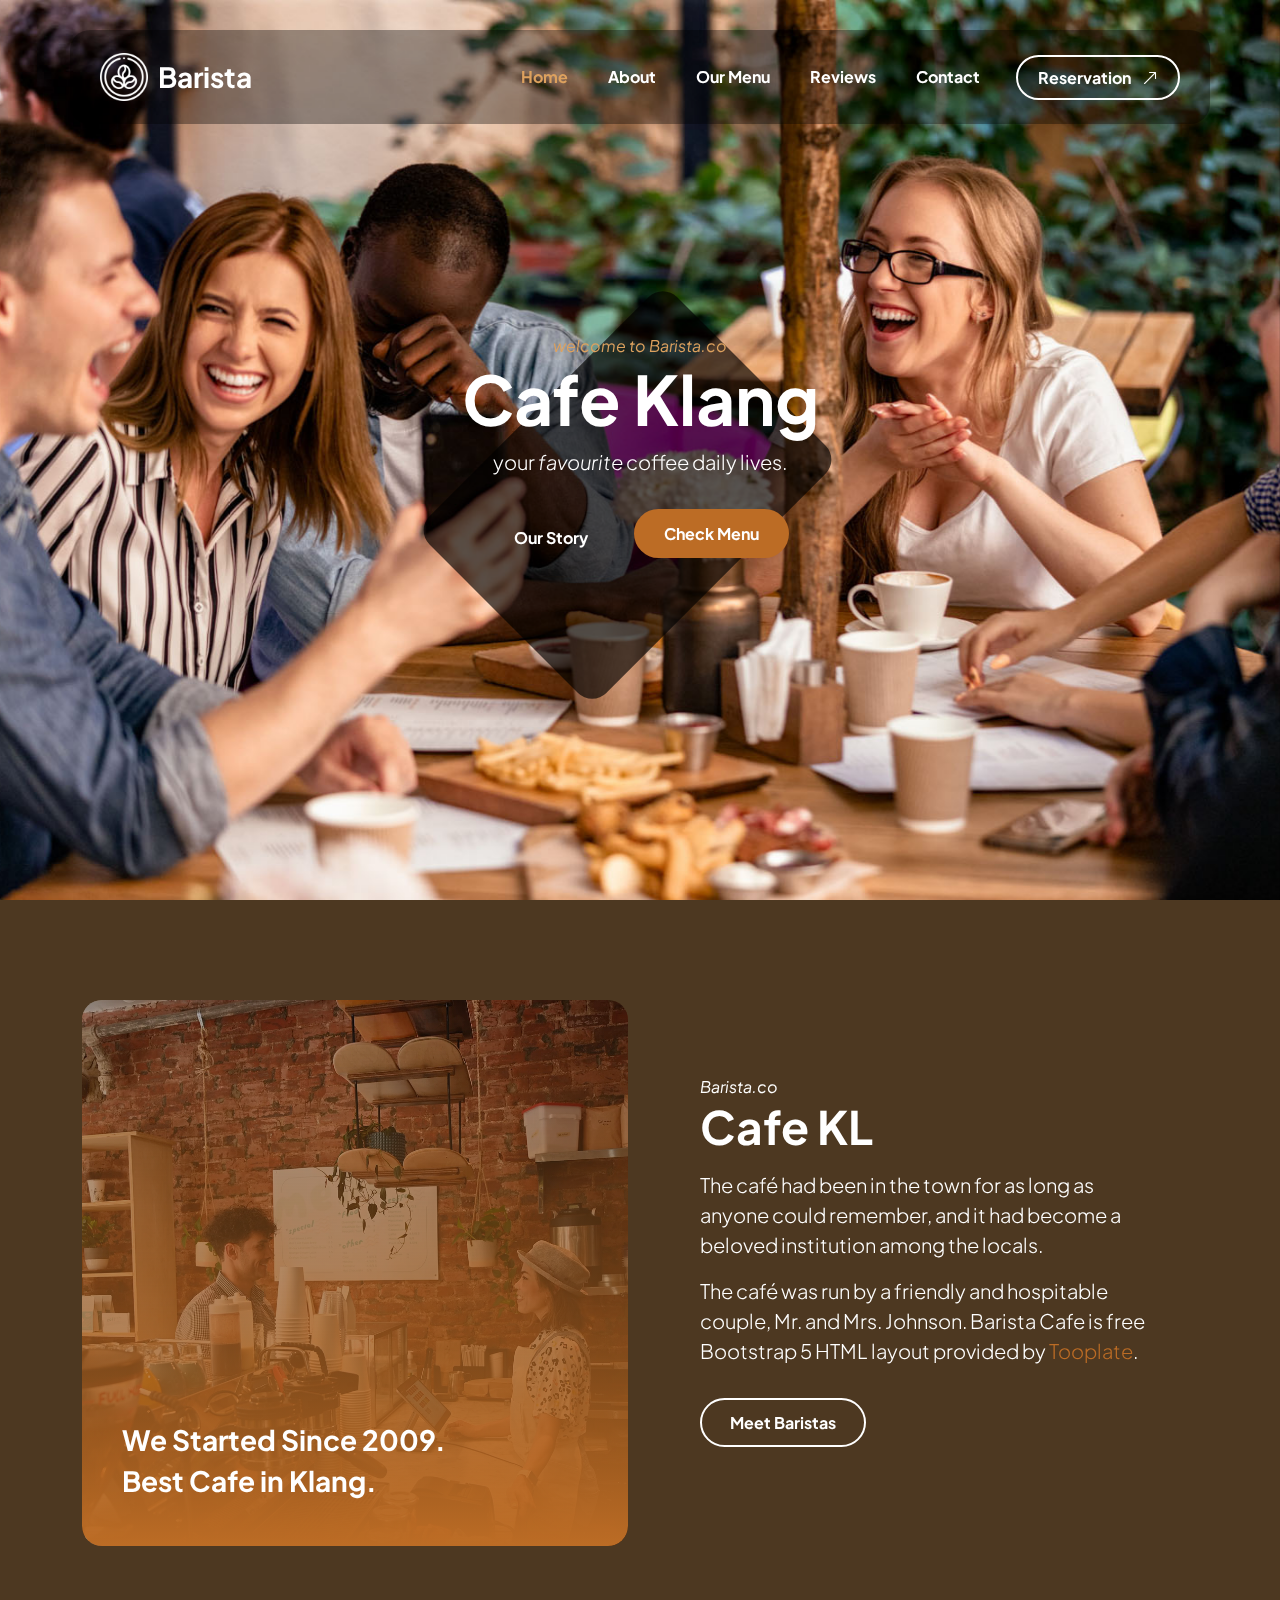
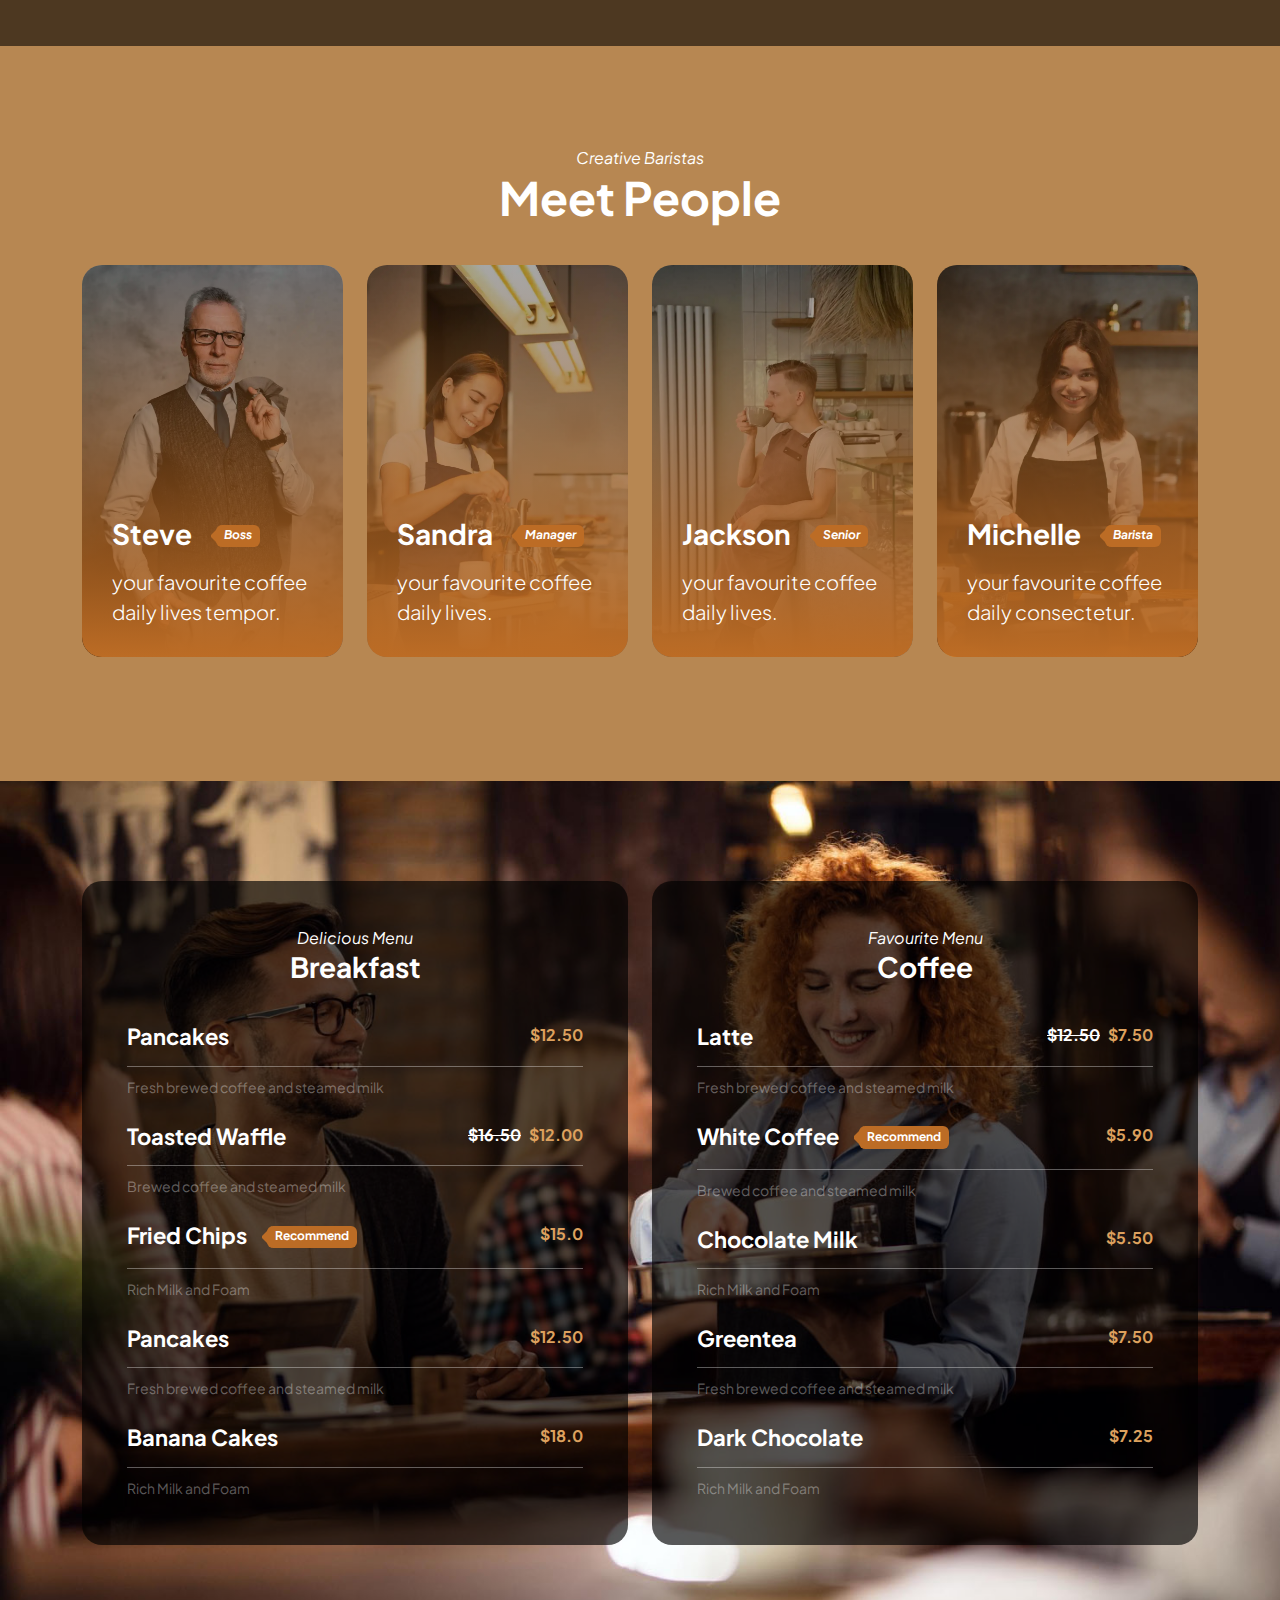
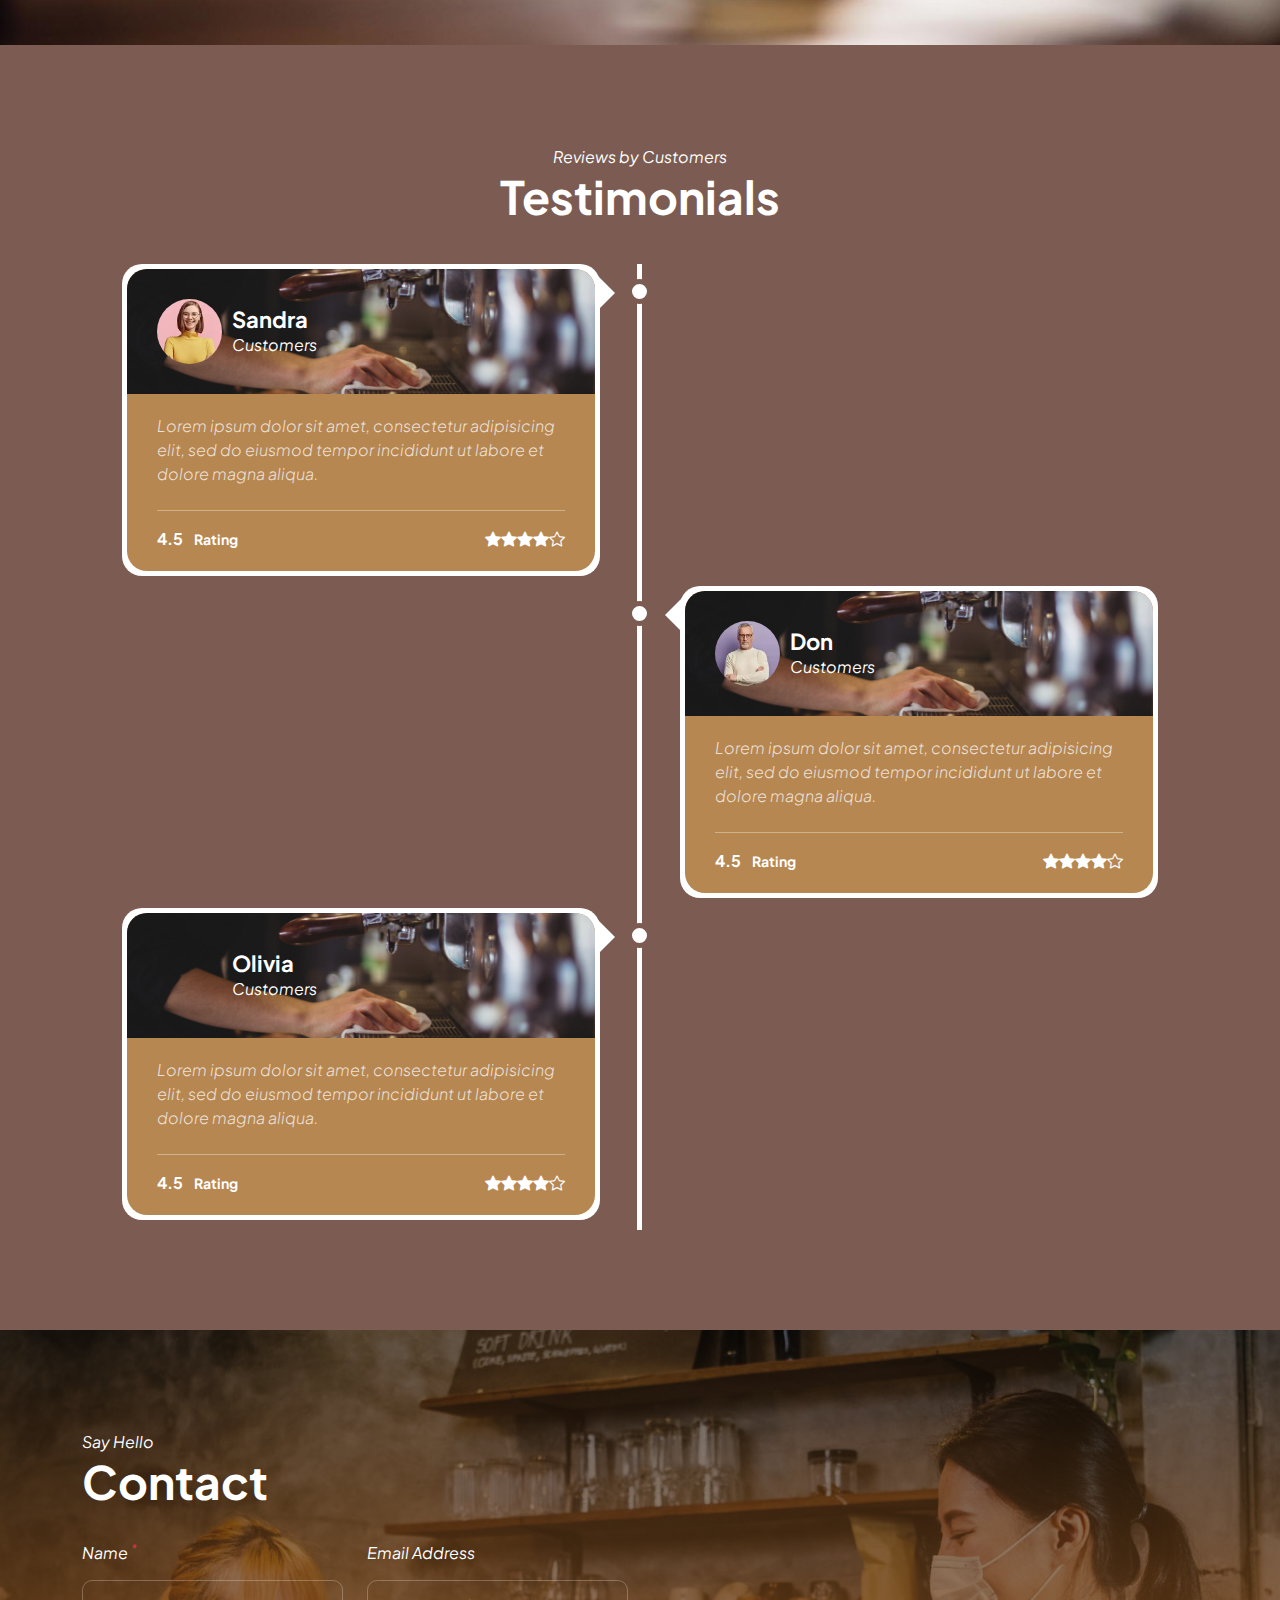
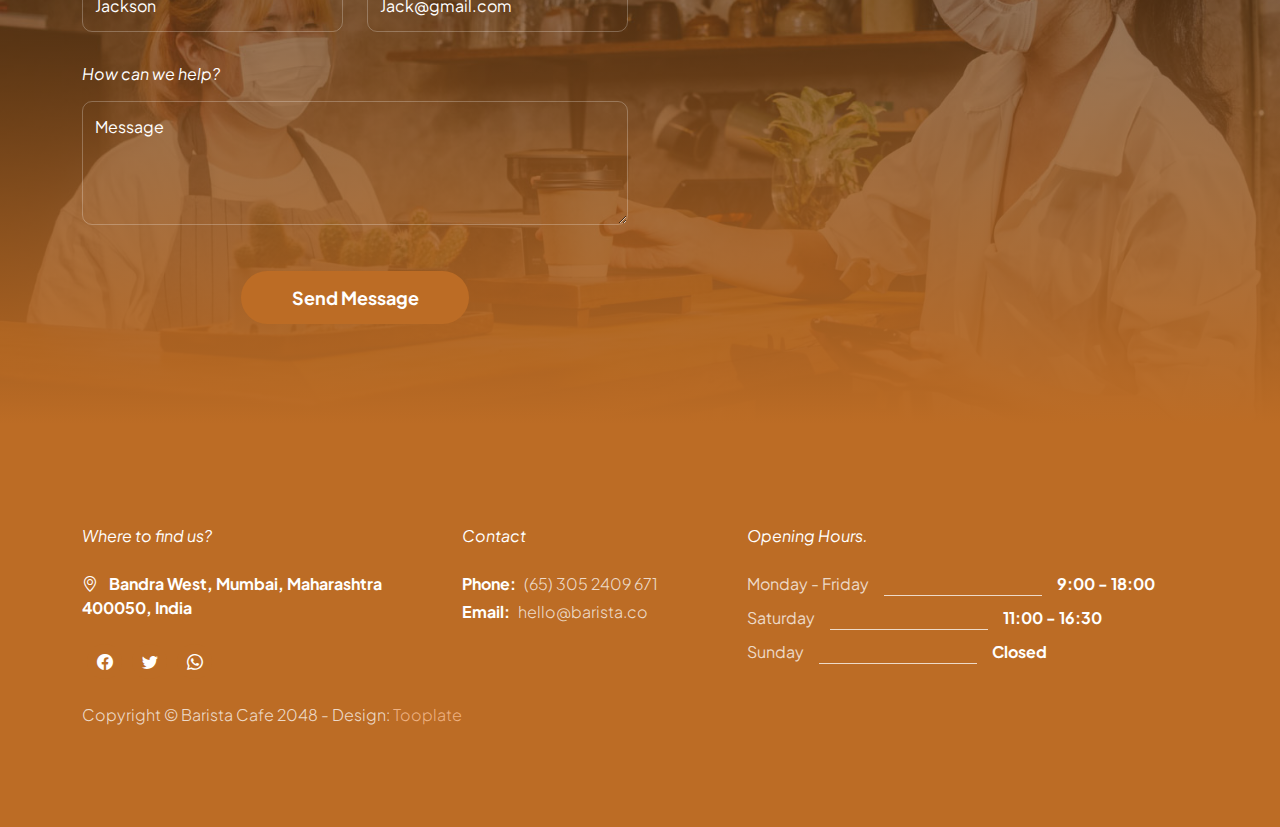
<file: index.html>
<!doctype html><html lang="en"><head><meta charset="utf-8"><meta name="viewport" content="width=device-width, initial-scale=1"><meta name="description" content=""><meta name="author" content=""><title>Suraj Cafe</title><!-- CSS FILES --><link rel="preconnect" href="https://fonts.googleapis.com"><link rel="preconnect" href="https://fonts.gstatic.com" crossorigin><link href="https://fonts.googleapis.com/css2?family=Plus+Jakarta+Sans:ital,wght@0,200;0,400;0,600;0,700;1,200;1,700&display=swap" rel="stylesheet"><link href="css/bootstrap.min.css" rel="stylesheet"><link href="css/bootstrap-icons.css" rel="stylesheet"><link href="css/vegas.min.css" rel="stylesheet"><link href="css/tooplate-barista.css" rel="stylesheet"><!--Tooplate 2137 Barista Cafehttps://www.tooplate.com/view/2137-barista-cafeBootstrap 5 HTML CSS Template--></head><body><main><nav class="navbar navbar-expand-lg"><div class="container"><a class="navbar-brand d-flex align-items-center" href="index.html"><img src="images/coffee-beans.png" class="navbar-brand-image img-fluid" alt="Barista Cafe Template"> Barista </a><button class="navbar-toggler" type="button" data-bs-toggle="collapse" data-bs-target="#navbarNav" aria-controls="navbarNav" aria-expanded="false" aria-label="Toggle navigation"><span class="navbar-toggler-icon"></span></button><div class="collapse navbar-collapse" id="navbarNav"><ul class="navbar-nav ms-lg-auto"><li class="nav-item"><a class="nav-link click-scroll" href="#section_1">Home</a></li><li class="nav-item"><a class="nav-link click-scroll" href="#section_2">About</a></li><li class="nav-item"><a class="nav-link click-scroll" href="#section_3">Our Menu</a></li><li class="nav-item"><a class="nav-link click-scroll" href="#section_4">Reviews</a></li><li class="nav-item"><a class="nav-link click-scroll" href="#section_5">Contact</a></li></ul><div class="ms-lg-3"><a class="btn custom-btn custom-border-btn" href="reservation.html"> Reservation <i class="bi-arrow-up-right ms-2"></i></a></div></div></div></nav><section class="hero-section d-flex justify-content-center align-items-center" id="section_1"><div class="container"><div class="row align-items-center"><div class="col-lg-6 col-12 mx-auto"><em class="small-text">welcome to Barista.co</em><h1>Cafe Klang</h1><p class="text-white mb-4 pb-lg-2"> your <em>favourite</em> coffee daily lives. </p><a class="btn custom-btn custom-border-btn smoothscroll me-3" href="#section_2"> Our Story </a><a class="btn custom-btn smoothscroll me-2 mb-2" href="#section_3"><strong>Check Menu</strong></a></div></div></div><div class="hero-slides"></div></section><section class="about-section section-padding" id="section_2"><div class="section-overlay"></div><div class="container"><div class="row align-items-center"><div class="col-lg-6 col-12"><div class="ratio ratio-1x1"><video autoplay="" loop="" muted="" class="custom-video" poster=""><source src="videos/pexels-mike-jones-9046237.mp4" type="video/mp4"> Your browser does not support the video tag. </video><div class="about-video-info d-flex flex-column"><h4 class="mt-auto">We Started Since 2009.</h4><h4>Best Cafe in Klang.</h4></div></div></div><div class="col-lg-5 col-12 mt-4 mt-lg-0 mx-auto"><em class="text-white">Barista.co</em><h2 class="text-white mb-3">Cafe KL</h2><p class="text-white">The café had been in the town for as long as anyone could remember, and it had become a beloved institution among the locals.</p><p class="text-white">The café was run by a friendly and hospitable couple, Mr. and Mrs. Johnson. Barista Cafe is free Bootstrap 5 HTML layout provided by <a rel="nofollow" href="https://www.tooplate.com" target="_blank">Tooplate</a>.</p><a href="#barista-team" class="smoothscroll btn custom-btn custom-border-btn mt-3 mb-4">Meet Baristas</a></div></div></div></section><section class="barista-section section-padding section-bg" id="barista-team"><div class="container"><div class="row justify-content-center"><div class="col-lg-12 col-12 text-center mb-4 pb-lg-2"><em class="text-white">Creative Baristas</em><h2 class="text-white">Meet People</h2></div><div class="col-lg-3 col-md-6 col-12 mb-4"><div class="team-block-wrap"><div class="team-block-info d-flex flex-column"><div class="d-flex mt-auto mb-3"><h4 class="text-white mb-0">Steve</h4><p class="badge ms-4"><em>Boss</em></p></div><p class="text-white mb-0">your favourite coffee daily lives tempor.</p></div><div class="team-block-image-wrap"><img loading="lazy" src="images/team/portrait-elegant-old-man-wearing-suit.webp" class="team-block-image img-fluid" alt=""></div></div></div><div class="col-lg-3 col-md-6 col-12 mb-4"><div class="team-block-wrap"><div class="team-block-info d-flex flex-column"><div class="d-flex mt-auto mb-3"><h4 class="text-white mb-0">Sandra</h4><p class="badge ms-4"><em>Manager</em></p></div><p class="text-white mb-0">your favourite coffee daily lives.</p></div><div class="team-block-image-wrap"><img loading="lazy" src="images/team/cute-korean-barista-girl-pouring-coffee-prepare-filter-batch-brew-pour-working-cafe.webp" class="team-block-image img-fluid" alt=""></div></div></div><div class="col-lg-3 col-md-6 col-12 mb-4"><div class="team-block-wrap"><div class="team-block-info d-flex flex-column"><div class="d-flex mt-auto mb-3"><h4 class="text-white mb-0">Jackson</h4><p class="badge ms-4"><em>Senior</em></p></div><p class="text-white mb-0">your favourite coffee daily lives.</p></div><div class="team-block-image-wrap"><img loading="lazy" src="images/team/small-business-owner-drinking-coffee.webp" class="team-block-image img-fluid" alt=""></div></div></div><div class="col-lg-3 col-md-6 col-12"><div class="team-block-wrap"><div class="team-block-info d-flex flex-column"><div class="d-flex mt-auto mb-3"><h4 class="text-white mb-0">Michelle</h4><p class="badge ms-4"><em>Barista</em></p></div><p class="text-white mb-0">your favourite coffee daily consectetur.</p></div><div class="team-block-image-wrap"><img loading="lazy" src="images/team/smiley-business-woman-working-cashier.webp" class="team-block-image img-fluid" alt=""></div></div></div></div></div></section><section class="menu-section section-padding" id="section_3"><div class="container"><div class="row"><div class="col-lg-6 col-12 mb-4 mb-lg-0"><div class="menu-block-wrap"><div class="text-center mb-4 pb-lg-2"><em class="text-white">Delicious Menu</em><h4 class="text-white">Breakfast</h4></div><div class="menu-block"><div class="d-flex"><h6>Pancakes</h6><span class="underline"></span><strong class="ms-auto">$12.50</strong></div><div class="border-top mt-2 pt-2"><small>Fresh brewed coffee and steamed milk</small></div></div><div class="menu-block my-4"><div class="d-flex"><h6> Toasted Waffle </h6><span class="underline"></span><strong class="text-white ms-auto"><del>$16.50</del></strong><strong class="ms-2">$12.00</strong></div><div class="border-top mt-2 pt-2"><small>Brewed coffee and steamed milk</small></div></div><div class="menu-block"><div class="d-flex"><h6>Fried Chips <span class="badge ms-3">Recommend</span></h6><span class="underline"></span><strong class="ms-auto">$15.0</strong></div><div class="border-top mt-2 pt-2"><small>Rich Milk and Foam</small></div></div><div class="menu-block my-4"><div class="d-flex"><h6>Pancakes</h6><span class="underline"></span><strong class="ms-auto">$12.50</strong></div><div class="border-top mt-2 pt-2"><small>Fresh brewed coffee and steamed milk</small></div></div><div class="menu-block"><div class="d-flex"><h6>Banana Cakes</h6><span class="underline"></span><strong class="ms-auto">$18.0</strong></div><div class="border-top mt-2 pt-2"><small>Rich Milk and Foam</small></div></div></div></div><div class="col-lg-6 col-12"><div class="menu-block-wrap"><div class="text-center mb-4 pb-lg-2"><em class="text-white">Favourite Menu</em><h4 class="text-white">Coffee</h4></div><div class="menu-block"><div class="d-flex"><h6>Latte</h6><span class="underline"></span><strong class="text-white ms-auto"><del>$12.50</del></strong><strong class="ms-2">$7.50</strong></div><div class="border-top mt-2 pt-2"><small>Fresh brewed coffee and steamed milk</small></div></div><div class="menu-block my-4"><div class="d-flex"><h6> White Coffee <span class="badge ms-3">Recommend</span></h6><span class="underline"></span><strong class="ms-auto">$5.90</strong></div><div class="border-top mt-2 pt-2"><small>Brewed coffee and steamed milk</small></div></div><div class="menu-block"><div class="d-flex"><h6>Chocolate Milk</h6><span class="underline"></span><strong class="ms-auto">$5.50</strong></div><div class="border-top mt-2 pt-2"><small>Rich Milk and Foam</small></div></div><div class="menu-block my-4"><div class="d-flex"><h6>Greentea</h6><span class="underline"></span><strong class="ms-auto">$7.50</strong></div><div class="border-top mt-2 pt-2"><small>Fresh brewed coffee and steamed milk</small></div></div><div class="menu-block"><div class="d-flex"><h6>Dark Chocolate</h6><span class="underline"></span><strong class="ms-auto">$7.25</strong></div><div class="border-top mt-2 pt-2"><small>Rich Milk and Foam</small></div></div></div></div></div></div></section><section class="reviews-section section-padding section-bg" id="section_4"><div class="container"><div class="row justify-content-center"><div class="col-lg-12 col-12 text-center mb-4 pb-lg-2"><em class="text-white">Reviews by Customers</em><h2 class="text-white">Testimonials</h2></div><div class="timeline"><div class="timeline-container timeline-container-left"><div class="timeline-content"><div class="reviews-block"><div class="reviews-block-image-wrap d-flex align-items-center"><img loading="lazy" src="images/reviews/young-woman-with-round-glasses-yellow-sweater.webp" class="reviews-block-image img-fluid" alt=""><div class=""><h6 class="text-white mb-0">Sandra</h6><em class="text-white"> Customers</em></div></div><div class="reviews-block-info"><p>Lorem ipsum dolor sit amet, consectetur adipisicing elit, sed do eiusmod tempor incididunt ut labore et dolore magna aliqua.</p><div class="d-flex border-top pt-3 mt-4"><strong class="text-white">4.5 <small class="ms-2">Rating</small></strong><div class="reviews-group ms-auto"><i class="bi-star-fill"></i><i class="bi-star-fill"></i><i class="bi-star-fill"></i><i class="bi-star-fill"></i><i class="bi-star"></i></div></div></div></div></div></div><div class="timeline-container timeline-container-right"><div class="timeline-content"><div class="reviews-block"><div class="reviews-block-image-wrap d-flex align-items-center"><img loading="lazy" src="images/reviews/senior-man-white-sweater-eyeglasses.webp" class="reviews-block-image img-fluid" alt=""><div class=""><h6 class="text-white mb-0">Don</h6><em class="text-white"> Customers</em></div></div><div class="reviews-block-info"><p>Lorem ipsum dolor sit amet, consectetur adipisicing elit, sed do eiusmod tempor incididunt ut labore et dolore magna aliqua.</p><div class="d-flex border-top pt-3 mt-4"><strong class="text-white">4.5 <small class="ms-2">Rating</small></strong><div class="reviews-group ms-auto"><i class="bi-star-fill"></i><i class="bi-star-fill"></i><i class="bi-star-fill"></i><i class="bi-star-fill"></i><i class="bi-star"></i></div></div></div></div></div></div><div class="timeline-container timeline-container-left"><div class="timeline-content"><div class="reviews-block"><div class="reviews-block-image-wrap d-flex align-items-center"><img loading="lazy" src="images/reviews/young-beautiful-woman-pink-warm-sweater-natural-look-smiling-portrait-isolated-long-hair.webp" class="reviews-block-image img-fluid" alt=""><div class=""><h6 class="text-white mb-0">Olivia</h6><em class="text-white"> Customers</em></div></div><div class="reviews-block-info"><p>Lorem ipsum dolor sit amet, consectetur adipisicing elit, sed do eiusmod tempor incididunt ut labore et dolore magna aliqua.</p><div class="d-flex border-top pt-3 mt-4"><strong class="text-white">4.5 <small class="ms-2">Rating</small></strong><div class="reviews-group ms-auto"><i class="bi-star-fill"></i><i class="bi-star-fill"></i><i class="bi-star-fill"></i><i class="bi-star-fill"></i><i class="bi-star"></i></div></div></div></div></div></div></div></div></div></section><section class="contact-section section-padding" id="section_5"><div class="container"><div class="row"><div class="col-lg-12 col-12"><em class="text-white">Say Hello</em><h2 class="text-white mb-4 pb-lg-2">Contact</h2></div><div class="col-lg-6 col-12"><form action="#" method="post" class="custom-form contact-form" role="form"><div class="row"><div class="col-lg-6 col-12"><label for="name" class="form-label">Name <sup class="text-danger">*</sup></label><input type="text" name="name" id="name" class="form-control" placeholder="Jackson" required=""></div><div class="col-lg-6 col-12"><label for="email" class="form-label">Email Address</label><input type="email" name="email" id="email" pattern="[^ @]*@[^ @]*" class="form-control" placeholder="Jack@gmail.com" required=""></div><div class="col-12"><label for="message" class="form-label">How can we help?</label><textarea name="message" rows="4" class="form-control" id="message" placeholder="Message" required=""></textarea></div></div><div class="col-lg-5 col-12 mx-auto mt-3"><button type="submit" class="form-control">Send Message</button></div></form></div><div class="col-lg-6 col-12 mx-auto mt-5 mt-lg-0 ps-lg-5"><iframe class="google-map" src="https://www.google.com/maps/embed?pb=!1m18!1m12!1m3!1d5039.668141741662!2d72.81814769288509!3d19.043340656729775!2m3!1f0!2f0!3f0!3m2!1i1024!2i768!4f13.1!3m3!1m2!1s0x3be7c994f34a7355%3A0x2680d63a6f7e33c2!2sLover%20Point!5e1!3m2!1sen!2sth!4v1692722771770!5m2!1sen!2sth" width="100%" height="300" style="border:0;" allowfullscreen="" loading="lazy" referrerpolicy="no-referrer-when-downgrade"></iframe></div></div></div></section><footer class="site-footer"><div class="container"><div class="row"><div class="col-lg-4 col-12 me-auto"><em class="text-white d-block mb-4">Where to find us?</em><strong class="text-white"><i class="bi-geo-alt me-2"></i> Bandra West, Mumbai, Maharashtra 400050, India </strong><ul class="social-icon mt-4"><li class="social-icon-item"><a href="#" class="social-icon-link bi-facebook"></a></li><li class="social-icon-item"><a href="https://x.com/minthu" target="_new" class="social-icon-link bi-twitter"></a></li><li class="social-icon-item"><a href="#" class="social-icon-link bi-whatsapp"></a></li></ul></div><div class="col-lg-3 col-12 mt-4 mb-3 mt-lg-0 mb-lg-0"><em class="text-white d-block mb-4">Contact</em><p class="d-flex mb-1"><strong class="me-2">Phone:</strong><a href="tel: 305-240-9671" class="site-footer-link"> (65) 305 2409 671 </a></p><p class="d-flex"><strong class="me-2">Email:</strong><a href="mailto:info@yourgmail.com" class="site-footer-link"> hello@barista.co </a></p></div><div class="col-lg-5 col-12"><em class="text-white d-block mb-4">Opening Hours.</em><ul class="opening-hours-list"><li class="d-flex"> Monday - Friday <span class="underline"></span><strong>9:00 - 18:00</strong></li><li class="d-flex"> Saturday <span class="underline"></span><strong>11:00 - 16:30</strong></li><li class="d-flex"> Sunday <span class="underline"></span><strong>Closed</strong></li></ul></div><div class="col-lg-8 col-12 mt-4"><p class="copyright-text mb-0">Copyright © Barista Cafe 2048 - Design: <a rel="sponsored" href="https://www.tooplate.com" target="_blank">Tooplate</a></p></div></div></footer></main><!-- JAVASCRIPT FILES --><script src="js/jquery.min.js"></script><script src="js/bootstrap.min.js"></script><script src="js/jquery.sticky.js"></script><script src="js/click-scroll.js"></script><script src="js/vegas.min.js"></script><script src="js/custom.js"></script></body></html>
</file>
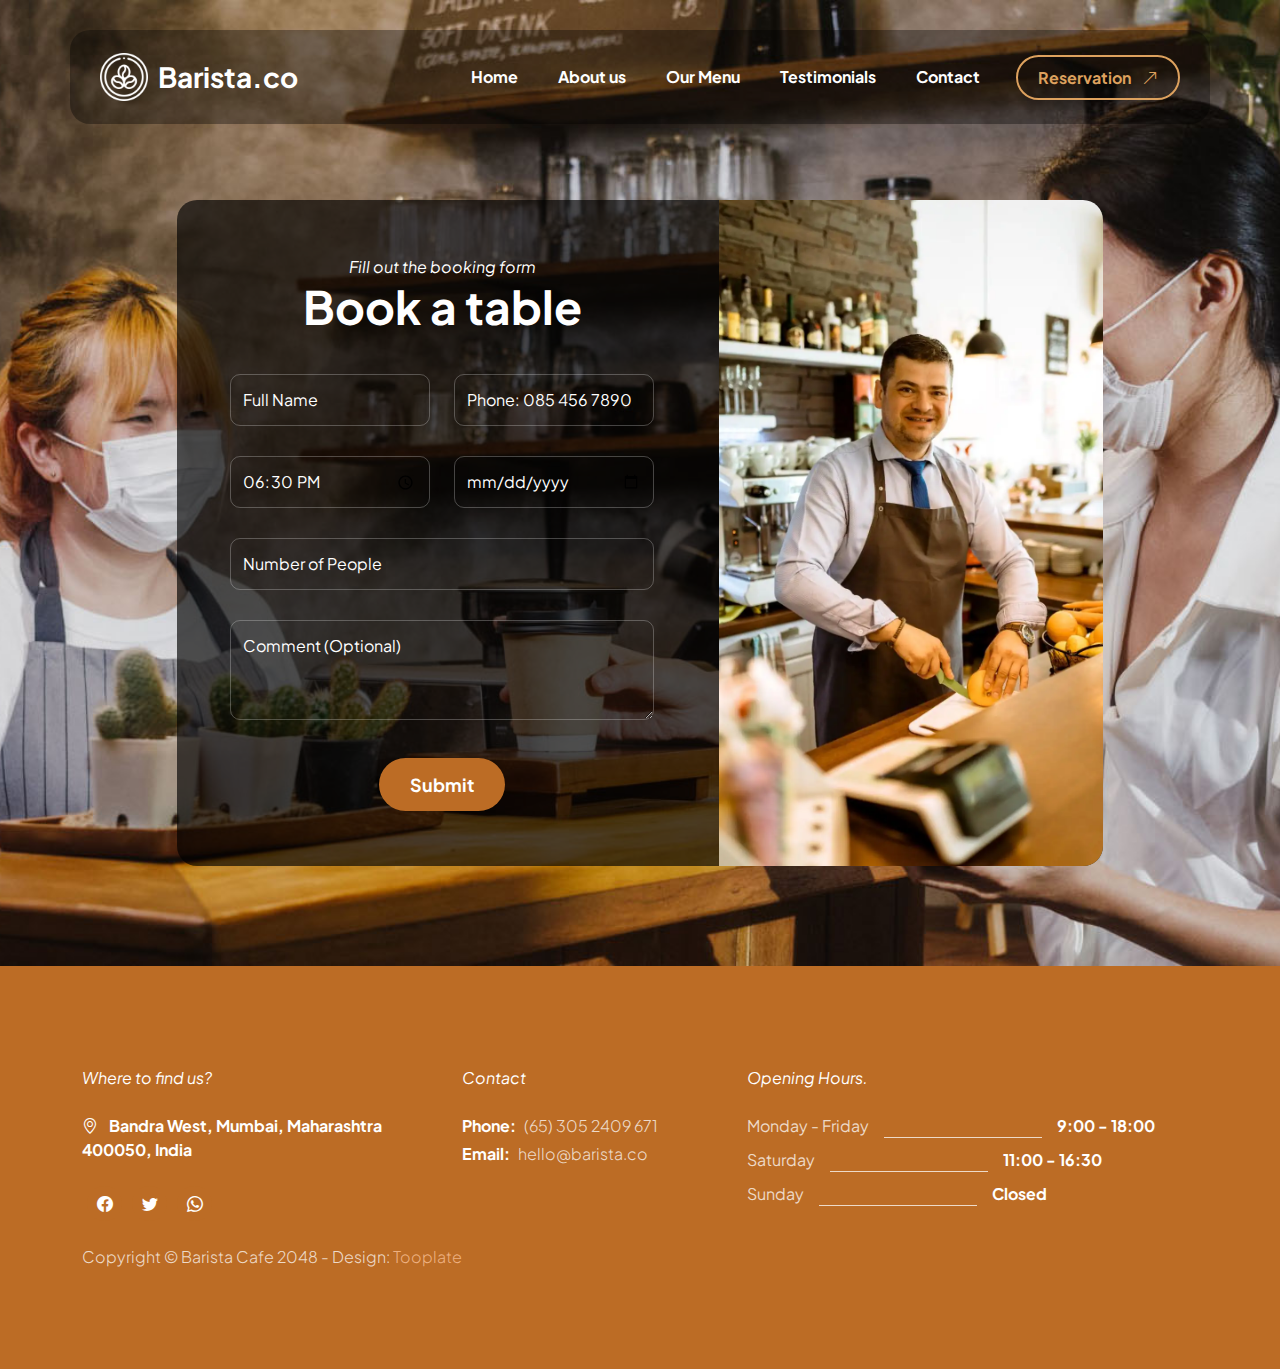
<file: reservation.html>
<!doctype html><html lang="en"><head><meta charset="utf-8"><meta name="viewport" content="width=device-width, initial-scale=1"><meta name="description" content=""><meta name="author" content=""><title>Barista Cafe - HTML Reservation Form</title><!-- CSS FILES --><link rel="preconnect" href="https://fonts.googleapis.com"><link rel="preconnect" href="https://fonts.gstatic.com" crossorigin><link href="https://fonts.googleapis.com/css2?family=Plus+Jakarta+Sans:ital,wght@0,200;0,400;0,600;0,700;1,200;1,700&display=swap" rel="stylesheet"><link href="css/bootstrap.min.css" rel="stylesheet"><link href="css/bootstrap-icons.css" rel="stylesheet"><link href="css/vegas.min.css" rel="stylesheet"><link href="css/tooplate-barista.css" rel="stylesheet"><!--Tooplate 2137 Baristahttps://www.tooplate.com/view/2137-barista-cafeBootstrap 5 HTML CSS Template--></head><body class="reservation-page"><main><nav class="navbar navbar-expand-lg"><div class="container"><a class="navbar-brand d-flex align-items-center" href="index.html"><img src="images/coffee-beans.png" class="navbar-brand-image img-fluid" alt=""> Barista.co </a><button class="navbar-toggler" type="button" data-bs-toggle="collapse" data-bs-target="#navbarNav" aria-controls="navbarNav" aria-expanded="false" aria-label="Toggle navigation"><span class="navbar-toggler-icon"></span></button><div class="collapse navbar-collapse" id="navbarNav"><ul class="navbar-nav ms-lg-auto"><li class="nav-item"><a class="nav-link" href="index.html#section_1">Home</a></li><li class="nav-item"><a class="nav-link" href="index.html#section_2">About us</a></li><li class="nav-item"><a class="nav-link" href="index.html#section_3">Our Menu</a></li><li class="nav-item"><a class="nav-link" href="index.html#section_4">Testimonials</a></li><li class="nav-item"><a class="nav-link" href="index.html#section_5">Contact</a></li></ul><div class="ms-lg-3"><a class="btn custom-btn custom-border-btn" href="reservation.html"> Reservation <i class="bi-arrow-up-right ms-2"></i></a></div></div></div></nav><section class="booking-section section-padding"><div class="container"><div class="row"><div class="col-lg-10 col-12 mx-auto"><div class="booking-form-wrap"><div class="row"><div class="col-lg-7 col-12 p-0"><form class="custom-form booking-form" action="#" method="post" role="form"><div class="text-center mb-4 pb-lg-2"><em class="text-white">Fill out the booking form</em><h2 class="text-white">Book a table</h2></div><div class="booking-form-body"><div class="row"><div class="col-lg-6 col-12"><input type="text" name="booking-form-name" id="booking-form-name" class="form-control" placeholder="Full Name" required></div><div class="col-lg-6 col-12"><input type="tel" class="form-control" name="booking-form-phone" placeholder="Phone: 085 456 7890" pattern="[0-9]{3}-[0-9]{3}-[0-9]{4}" required=""></div><div class="col-lg-6 col-12"><input class="form-control" type="time" name="booking-form-time" value="18:30"></div><div class="col-lg-6 col-12"><input type="date" name="booking-form-date" id="booking-form-date" class="form-control" placeholder="Date" required=""></div><div class="col-lg-12 col-12"><input type="number" name="booking-form-number" id="booking-form-number" class="form-control" placeholder="Number of People" required=""><textarea name="booking-form-message" rows="3" class="form-control" id="booking-form-message" placeholder="Comment (Optional)"></textarea></div><div class="col-lg-4 col-md-10 col-8 mx-auto mt-2"><button type="submit" class="form-control">Submit</button></div></div></div></form></div><div class="col-lg-5 col-12 p-0"><div class="booking-form-image-wrap"><img loading="lazy" src="images/barman-with-fruits.webp" class="booking-form-image img-fluid" alt=""></div></div></div></div></div></div></section><footer class="site-footer"><div class="container"><div class="row"><div class="col-lg-4 col-12 me-auto"><em class="text-white d-block mb-4">Where to find us?</em><strong class="text-white"><i class="bi-geo-alt me-2"></i> Bandra West, Mumbai, Maharashtra 400050, India </strong><ul class="social-icon mt-4"><li class="social-icon-item"><a href="#" class="social-icon-link bi-facebook"></a></li><li class="social-icon-item"><a href="https://x.com/minthu" target="_new" class="social-icon-link bi-twitter"></a></li><li class="social-icon-item"><a href="#" class="social-icon-link bi-whatsapp"></a></li></ul></div><div class="col-lg-3 col-12 mt-4 mb-3 mt-lg-0 mb-lg-0"><em class="text-white d-block mb-4">Contact</em><p class="d-flex mb-1"><strong class="me-2">Phone:</strong><a href="tel: 305-240-9671" class="site-footer-link"> (65) 305 2409 671 </a></p><p class="d-flex"><strong class="me-2">Email:</strong><a href="mailto:info@yourgmail.com" class="site-footer-link"> hello@barista.co </a></p></div><div class="col-lg-5 col-12"><em class="text-white d-block mb-4">Opening Hours.</em><ul class="opening-hours-list"><li class="d-flex"> Monday - Friday <span class="underline"></span><strong>9:00 - 18:00</strong></li><li class="d-flex"> Saturday <span class="underline"></span><strong>11:00 - 16:30</strong></li><li class="d-flex"> Sunday <span class="underline"></span><strong>Closed</strong></li></ul></div><div class="col-lg-8 col-12 mt-4"><p class="copyright-text mb-0">Copyright © Barista Cafe 2048 - Design: <a rel="sponsored" href="https://www.tooplate.com" target="_blank">Tooplate</a></p></div></div></footer></main><!-- JAVASCRIPT FILES --><script src="js/jquery.min.js"></script><script src="js/bootstrap.min.js"></script><script src="js/jquery.sticky.js"></script><script src="js/vegas.min.js"></script><script src="js/custom.js"></script></body></html>
</file>
<file: css/tooplate-barista.css>
/*

Tooplate 2137 Barista

https://www.tooplate.com/view/2137-barista-cafe

*/

/*---------------------------------------
  CUSTOM PROPERTIES ( VARIABLES )             
-----------------------------------------*/
:root {
  --white-color:                  #ffffff;
  --primary-color:                #BC6C25;
  --secondary-color:              #DDA15E;
  --section-bg-color:             #b78752;
  --custom-btn-bg-color:          #BC6C25;
  --custom-btn-bg-hover-color:    #DDA15E;
  --dark-color:                   #000000;
  --p-color:                      #717275;
  --border-color:                 #7fffd4;
  --link-hover-color:             #E76F51;

  --body-font-family:             'Plus Jakarta Sans', sans-serif;

  --h1-font-size:                 68px;
  --h2-font-size:                 46px;
  --h3-font-size:                 32px;
  --h4-font-size:                 28px;
  --h5-font-size:                 24px;
  --h6-font-size:                 22px;
  --p-font-size:                  20px;
  --btn-font-size:                16px;
  --form-btn-font-size:           18px;
  --menu-font-size:               16px;

  --border-radius-large:          100px;
  --border-radius-medium:         20px;
  --border-radius-small:          10px;

  --font-weight-thin:             200;
  --font-weight-light:            300;
  --font-weight-normal:           400;
  --font-weight-bold:             700;
}

body {
  background-color: var(--white-color);
  font-family: var(--body-font-family); 
}


/*---------------------------------------
  TYPOGRAPHY               
-----------------------------------------*/

h2,
h3,
h4,
h5,
h6 {
  color: var(--dark-color);
}

h1,
h2,
h3,
h4,
h5,
h6 {
  font-weight: var(--font-weight-bold);
}

h1 {
  font-size: var(--h1-font-size);
}

h2 {
  font-size: var(--h2-font-size);
}

h3 {
  font-size: var(--h3-font-size);
}

h4 {
  font-size: var(--h4-font-size);
}

h5 {
  font-size: var(--h5-font-size);
}

h6 {
  font-size: var(--h6-font-size);
}

p {
  color: var(--p-color);
  font-size: var(--p-font-size);
  font-weight: var(--font-weight-light);
}

ul li {
  color: var(--p-color);
  font-size: var(--p-font-size);
  font-weight: var(--font-weight-light);
}

a, 
button {
  touch-action: manipulation;
  transition: all 0.3s;
}

a {
  display: inline-block;
  color: var(--primary-color);
  text-decoration: none;
}

a:hover {
  color: var(--link-hover-color);
}

b,
strong {
  font-weight: var(--font-weight-bold);
}


/*---------------------------------------
  SECTION               
-----------------------------------------*/
.section-padding {
  padding-top: 100px;
  padding-bottom: 100px;
}

.section-bg {
  background-color: var(--section-bg-color);
}

.section-overlay {
  background-color: var(--dark-color);
  position: absolute;
  z-index: 9;
  top: 0;
  left: 0;
  pointer-events: none;
  width: 100%;
  height: 100%;
  opacity: 0.65;
}

.section-overlay + .container {
  position: relative;
  z-index: 22;
}

.back-top-icon {
  font-size: var(--h2-font-size);
}


/*---------------------------------------
  TIMELINE               
-----------------------------------------*/
.timeline {
  position: relative;
  max-width: 1200px;
  margin: 0 auto;
}

.timeline::after {
  content: '';
  position: absolute;
  width: 5px;
  background-color: var(--white-color);
  top: 0;
  bottom: 0;
  left: 50%;
  margin-left: -3px;
}

.timeline-container {
  padding: 10px 40px;
  padding-top: 0;
  position: relative;
  background-color: inherit;
  width: 50%;
}

.timeline-container::after {
  content: '';
  position: absolute;
  width: 25px;
  height: 25px;
  right: -12px;
  background-color: var(--white-color);
  border: 5px solid #7c5c52;
  top: 15px;
  border-radius: 50%;
  z-index: 1;
}

.timeline-container-left {
  left: 0;
}

.timeline-container-right {
  left: 50%;
}

.timeline-container-left::before {
  content: " ";
  height: 0;
  position: absolute;
  top: 9px;
  width: 0;
  z-index: 1;
  right: 25px;
  border: medium solid white;
  border-width: 20px 0 20px 20px;
  border-color: transparent transparent transparent white;
}

.timeline-container-right::before {
  content: " ";
  height: 0;
  position: absolute;
  top: 9px;
  width: 0;
  z-index: 1;
  left: 25px;
  border: medium solid white;
  border-width: 20px 20px 20px 0;
  border-color: transparent white transparent transparent;
}

.timeline-container-right::after {
  left: -13px;
}

.timeline-content {
  padding: 5px;
  background-color: var(--white-color);
  position: relative;
  border-radius: var(--border-radius-medium);
}

@media screen and (max-width: 991px) {
  .timeline::after {
    left: 31px;
  }

  .timeline-container {
    width: 100%;
    padding-left: 70px;
    padding-right: 25px;
  }

  .timeline-container::before {
    left: 58px;
    border: medium solid white;
    border-width: 20px 20px 20px 0;
    border-color: transparent white transparent transparent;
  }

  .timeline-container-left::after, .timeline-container-right::after {
    left: 6px;
  }

  .timeline-container-right {
    left: 0%;
  }
}


/*---------------------------------------
  CUSTOM BUTTON               
-----------------------------------------*/
.custom-btn {
  background: var(--custom-btn-bg-color);
  border: 2px solid transparent;
  border-radius: var(--border-radius-large);
  color: var(--white-color);
  font-size: var(--btn-font-size);
  font-weight: var(--font-weight-bold);
  line-height: normal;
  transition: all 0.3s;
  padding: 12px 28px;
}

.custom-btn:hover {
  background: var(--custom-btn-bg-hover-color);
  color: var(--white-color);
}

.custom-border-btn {
  background: transparent;
  border: 2px solid var(--white-color);
  color: var(--white-color);
}

.custom-border-btn:hover {
  background: var(--white-color);
  color: var(--secondary-color);
}

.custom-btn-bg-white {
  border-color: var(--white-color);
  color: var(--white-color);
}

.custom-btn-italic {
  font-style: italic;
}


/*---------------------------------------
  NAVIGATION BAR & OFFCANVAS              
-----------------------------------------*/
.sticky-wrapper {
  position: absolute;
  z-index: 999999;
  top: 0;
  right: 0;
  left: 0;
}

.sticky-wrapper.is-sticky .container {
  background: rgba(0, 0, 0, 0.65);
  border-radius: var(--border-radius-medium);
  padding: 15px 30px;
}

.navbar {
  background: transparent;
  z-index: 999999;
  padding-top: 30px;
  padding-bottom: 30px;
}

.navbar .container {
  background: rgba(0, 0, 0, 0.35);
  border-radius: var(--border-radius-medium);
  padding: 15px 30px;
}

.navbar-brand,
.navbar-brand:hover {
  font-size: var(--h4-font-size);
  font-weight: var(--font-weight-bold);
  display: block;
  color: var(--white-color);
}

.navbar .navbar-brand-image {
  filter: brightness(0) invert(1);
}

.navbar-brand-image {
  width: 48px;
  height: auto;
  margin-right: 10px;
}

.navbar .custom-btn {
  padding: 10px 20px;
}

.navbar-expand-lg .navbar-nav .nav-link {
  border-radius: var(--border-radius-large);
  margin: 10px;
  padding: 10px;
}

.navbar-nav .nav-link {
  display: inline-block;
  color: var(--white-color);
  font-size: var(--menu-font-size);
  font-weight: var(--font-weight-bold);
  padding-top: 15px;
  padding-bottom: 15px;
}

.navbar-nav .nav-link.active, 
.navbar-nav .nav-link:hover {
  color: var(--secondary-color);
}

.navbar .dropdown-menu {
  background: var(--white-color);
  box-shadow: 0 1rem 3rem rgba(0,0,0,.175);
  border: 0;
  display: inherit;
  opacity: 0;
  min-width: 9rem;
  margin-top: 20px;
  padding: 13px 0 10px 0;
  transition: all 0.3s;
  pointer-events: none;
}

.navbar .dropdown-menu::before {
  content: "";
  width: 0;
  height: 0;
  border-left: 20px solid transparent;
  border-right: 20px solid transparent;
  border-bottom: 15px solid var(--white-color);
  position: absolute;
  top: -10px;
  left: 10px;
}

.navbar .dropdown-item {
  display: inline-block;
  color: var(--p-color);
  font-size: var(--menu-font-size);
  font-weight: var(--font-weight-medium);
  position: relative;
}

.navbar .dropdown-item.active, 
.navbar .dropdown-item:active,
.navbar .dropdown-item:focus, 
.navbar .dropdown-item:hover {
  background: transparent;
  color: var(--link-hover-color);
}

.navbar .dropdown-toggle::after {
  content: "\f282";
  display: inline-block;
  font-family: bootstrap-icons !important;
  font-size: var(--menu-font-size);
  font-style: normal;
  font-weight: normal !important;
  font-variant: normal;
  text-transform: none;
  line-height: 1;
  vertical-align: -.125em;
  -webkit-font-smoothing: antialiased;
  -moz-osx-font-smoothing: grayscale;
  position: relative;
  left: 2px;
  border: 0;
}

@media screen and (min-width: 992px) {
  .navbar .dropdown:hover .dropdown-menu {
    opacity: 1;
    margin-top: 0;
    pointer-events: auto;
  }
}

.navbar-toggler {
  border: 0;
  padding: 0;
  cursor: pointer;
  margin: 0;
  width: 30px;
  height: 35px;
  outline: none;
}

.navbar-toggler:focus {
  outline: none;
  box-shadow: none;
}

.navbar-toggler[aria-expanded="true"] .navbar-toggler-icon {
  background: transparent;
}

.navbar-toggler[aria-expanded="true"] .navbar-toggler-icon:before,
.navbar-toggler[aria-expanded="true"] .navbar-toggler-icon:after {
  transition: top 300ms 50ms ease, -webkit-transform 300ms 350ms ease;
  transition: top 300ms 50ms ease, transform 300ms 350ms ease;
  transition: top 300ms 50ms ease, transform 300ms 350ms ease, -webkit-transform 300ms 350ms ease;
  top: 0;
}

.navbar-toggler[aria-expanded="true"] .navbar-toggler-icon:before {
  transform: rotate(45deg);
}

.navbar-toggler[aria-expanded="true"] .navbar-toggler-icon:after {
  transform: rotate(-45deg);
}

.navbar-toggler .navbar-toggler-icon {
  background: var(--white-color);
  transition: background 10ms 300ms ease;
  display: block;
  width: 30px;
  height: 2px;
  position: relative;
}

.navbar-toggler .navbar-toggler-icon:before,
.navbar-toggler .navbar-toggler-icon:after {
  transition: top 300ms 350ms ease, -webkit-transform 300ms 50ms ease;
  transition: top 300ms 350ms ease, transform 300ms 50ms ease;
  transition: top 300ms 350ms ease, transform 300ms 50ms ease, -webkit-transform 300ms 50ms ease;
  position: absolute;
  right: 0;
  left: 0;
  background: var(--white-color);
  width: 30px;
  height: 2px;
  content: '';
}

.navbar-toggler .navbar-toggler-icon::before {
  top: -8px;
}

.navbar-toggler .navbar-toggler-icon::after {
  top: 8px;
}


/*---------------------------------------
  HERO        
-----------------------------------------*/
.hero-section {
  background-color: var(--dark-color);
  position: relative;
  overflow: hidden;
  min-height: 620px;
  text-align: center;
}

.hero-section::after {
  background-color: rgba(0, 0, 0, 0.65);
  border-radius: var(--border-radius-medium);
  content: "";
  position: absolute;
  top: 55%;
  left: 50%;
  transform: translate(-55%, -50%) rotate(45deg);
  width: 250px;
  height: 350px;
  pointer-events: none;
}

@media screen and (min-width: 991px) {
  .hero-section {
    height: 100vh;
  }
}

.hero-section h1 {
  color: var(--white-color);
}

.small-text {
  color: var(--secondary-color);
}

.hero-section .custom-border-btn {
  border-color: transparent;
}

.hero-section .container {
  position: relative;
  z-index: 9;
}

.hero-slides {
  width: 100%;
  height: 100%;
  position: absolute !important;
}

.opening-hours-list {
  margin: 0;
  padding: 0;
}

.opening-hours-list li {
  color: rgba(255, 255, 255, 0.75);
  font-size: var(--btn-font-size);
  font-weight: var(--font-weight-normal);
  margin-bottom: 10px;
}

.opening-hours-list li .underline {
  background-color: rgba(255, 255, 255, 0.75);
  width: 35%;
  height: 1px;
  margin: auto 15px 0 15px;
}


/*---------------------------------------
  ABOUT              
-----------------------------------------*/
.about-section {
  background-color: var(--secondary-color);
  position: relative;
}

.about-section .ratio {
  border-radius: var(--border-radius-medium);
}

.custom-video {
  border-radius: var(--border-radius-medium);
  width: 100%;
  height: 100%;
  object-fit: cover;
}

.about-image-wrap {
  border-radius: var(--border-radius-medium);
  position: relative;
  overflow: hidden;
}

.about-video-info {
  background-image: linear-gradient(to bottom, rgba(0, 0, 0, 0.35), rgba(188, 108, 37, 1));
  border-radius: var(--border-radius-medium);
  bottom: 0;
  height: auto;
  padding: 40px;
}

.about-video-info h4 {
  color: var(--white-color);
}

.about-section h6 {
  color: var(--secondary-color);
}

.team-block-wrap {
  background-color: var(--secondary-color);
  border-radius: var(--border-radius-medium);
  position: relative;
  overflow: hidden;
  max-height: 450px;
  cursor: pointer;
}

.team-block-wrap:hover .team-block-image {
  transform: scale(1.2);
}

.team-block-image-wrap {
  width: 100%;
}

.team-block-image {
  display: block;
  object-fit: cover;
  width: 100%;
  height: 100%;
  transition: all 0.3s;
}

.team-block-info {
  background-image: linear-gradient(to bottom, rgba(0, 0, 0, 0.35), rgba(188, 108, 37, 1));
  position: absolute;
  z-index: 2;
  top: 0;
  right: 0;
  bottom: 0;
  left: 0;
  padding: 30px;
}

.team-block-info .badge {
  margin: auto;
  top: 2px;
  bottom: 0;
}


/*---------------------------------------
  OUR MENU              
-----------------------------------------*/
.menu-section {
  background-image: url('../images/happy-waitress-giving-coffee-customers-while-serving-them-coffee-shop.jpg');
  background-repeat: no-repeat;
  background-size: cover;
}

.menu-block-wrap {
  background: rgba(0, 0, 0, 0.65);
  border-radius: var(--border-radius-medium);
  padding: 45px;
}

.menu-block .border-top {
  border-top-color: rgba(255, 255, 255, 0.35) !important;
}

.menu-block h6 {
  color: var(--white-color);
}

.menu-block small {
  color: rgba(255, 255, 255, 0.35);
}

.menu-block strong {
  color: var(--secondary-color);
}

.menu-block-image {
  border-radius: 100%;
  width: 350px;
  height: 350px;
  object-fit: cover;
  display: block;
  margin: auto;
  cursor: pointer;
}

.badge {
  background-color: var(--primary-color);
  font-size: 12px;
  position: relative;
  bottom: 4px;
  padding-bottom: 6px;
}

.badge::before {
  content: "";
  position: absolute;
  top: 0;
  bottom: 0;
  left: -5px;
  border-top: 10px solid transparent;
  border-bottom: 10px solid transparent;
  border-right: 10px solid var(--primary-color);
}


/*---------------------------------------
  REVIEWS              
-----------------------------------------*/
.reviews-section {
  background-color: #7c5c52;
}

.reviews-block {
  background-color: var(--section-bg-color);
  border-radius: var(--border-radius-medium);
  position: relative;
  overflow: hidden;
}

.reviews-block .border-top {
  border-top-color: rgba(255, 255, 255, 0.35) !important;
}

.reviews-block-image-wrap {
  background-image: url('../images/mid-section-waitress-wiping-espresso-machine-with-napkin-cafa-c.jpg');
  background-repeat: no-repeat;
  background-size: cover;
  background-position: center;
  padding: 30px;
}

.reviews-block-image {
  border-radius: var(--border-radius-large);
  width: 65px;
  height: 65px;
  object-fit: cover;
  margin-right: 10px;
}

.reviews-block-info {
  padding: 20px 30px;
}

.reviews-block-info p {
  font-size: var(--btn-font-size);
  font-style: italic;
  color: rgba(255, 255, 255, 0.75);
}

.reviews-group i {
  color: var(--white-color);
}


/*---------------------------------------
  BOOKING SECTION              
-----------------------------------------*/
.booking-section {
  background-image: url('../images/young-female-barista-wear-face-mask-serving-take-away-hot-coffee-paper-cup-consumer-cafe.jpg');
  background-repeat: no-repeat;
  background-position: center;
  background-size: cover;
  position: relative;
}

.booking-form-wrap {
  background-color: rgba(0, 0, 0, 0.65);
  border-radius: var(--border-radius-medium);
  position: relative;
  overflow: hidden;
  margin-top: 100px;
}

.booking-form {
  padding: 55px 65px;
}

.booking-form-image-wrap {
  position: relative;
  height: 100%;
}

.booking-form-image {
  width: 100%;
  height: 100%;
  object-fit: cover;
}

.booking-form-text span {
  color: var(--white-color);
  font-size: var(--btn-font-size);
}

.reservation-page .custom-border-btn {
  border-color: var(--secondary-color);
  color: var(--secondary-color);
}

.reservation-page .custom-border-btn:hover {
  border-color: transparent;
}


/*---------------------------------------
  CONTACT               
-----------------------------------------*/
.contact-section {
  background-image: linear-gradient(to bottom, rgba(0, 0, 0, 0.45), rgba(188, 108, 37, 1)), url('../images/young-female-barista-wear-face-mask-serving-take-away-hot-coffee-paper-cup-consumer-cafe.jpg');
  background-repeat: no-repeat;
  background-position: center;
  background-size: cover;
}

.google-map {
  border-radius: var(--border-radius-medium);
  filter: grayscale(100);
}

.contact-block-wrap {
  background: var(--primary-color);
  border-radius: var(--border-radius-medium);
  padding: 0;
  min-height: 200px;
}

.contact-block {
  background: var(--secondary-color);
  border-radius: var(--border-radius-medium);
  transform: rotate(8deg);
  height: 100%;
  padding: 20px 40px;
}

.contact-block h6 {
  transform: rotate(-8deg);
}

.contact-block .custom-icon {
  background: var(--primary-color);
  border-radius: var(--border-radius-large);
  display: block;
  width: 50px;
  height: 50px;
  line-height: 50px;
  text-align: center;
  position: relative;
}

.contact-block strong {
  display: block;
  color: var(--white-color);
  text-transform: uppercase;
  margin-top: 20px;
  margin-bottom: 10px;
}


/*---------------------------------------
  CUSTOM FORM               
-----------------------------------------*/
.custom-form .form-control {
  color: var(--p-color);
  border-radius: var(--border-radius-small);
  margin-bottom: 30px;
  padding-top: 13px;
  padding-bottom: 13px;
  box-shadow: none;
  outline: none;
  transition: all 0.3s;
}

.custom-form .form-control:hover,
.custom-form .form-control:focus {
  background: var(--primary-color);
  border-color: transparent;
}

.custom-form .form-label {
  color: var(--white-color);
  font-style: italic;
  margin-bottom: 15px;
}

.custom-form button[type="submit"] {
  background: var(--custom-btn-bg-color);
  border: none;
  border-radius: var(--border-radius-large);
  color: var(--white-color);
  font-size: var(--form-btn-font-size);
  font-weight: var(--font-weight-bold);
  transition: all 0.3s;
  margin-bottom: 0;
}

.custom-form button[type="submit"]:hover,
.custom-form button[type="submit"]:focus {
  background: var(--white-color);
  border-color: transparent;
  color: var(--primary-color);
}

.contact-form .form-control,
.booking-form .form-control {
  background-color: transparent;
  border-color: rgba(255, 255, 255, 0.25);
}

.booking-form .form-control {
  color: var(--white-color);
}

.custom-form input::-webkit-input-placeholder,
.custom-form textarea::-webkit-input-placeholder {
   color: var(--white-color);
}

.booking-form input:-moz-placeholder,
.booking-form textarea:-moz-placeholder {
  color: var(--white-color);
}


/*---------------------------------------
  SITE FOOTER              
-----------------------------------------*/
.site-footer {
  background-color: var(--primary-color);
  padding-top: 100px;
  padding-bottom: 100px;
}

.site-footer strong {
  color: var(--white-color);
}

.site-footer p,
.site-footer-link {
  color: rgba(255, 255, 255, 0.75);
  font-size: var(--btn-font-size);
}

.site-footer-link {
  color: rgba(255, 255, 255, 0.75);
  font-size: var(--btn-font-size);
  transition: all 0.3s;
}

.site-footer-link:hover {
  color: rgba(255, 255, 255, 0.75);
  text-decoration: underline;
}

.copyright-text {
  color: rgba(255, 255, 255, 0.75);
  font-size: var(--menu-font-size);
}

.copyright-text a {
	color: rgba(255, 200, 160, 0.75);
}


/*---------------------------------------
  SOCIAL ICON               
-----------------------------------------*/
.social-icon {
  margin: 0;
  padding: 0;
}

.social-icon-item {
  list-style: none;
  display: inline-block;
  vertical-align: top;
}

.social-icon-link {
  background: var(--primary-color);
  border-radius: var(--border-radius-large);
  color: var(--white-color);
  font-size: var(--menu-font-size);
  display: block;
  margin: 0 5px;
  text-align: center;
  width: 35px;
  height: 35px;
  line-height: 35px;
  transition: background 0.2s, color 0.2s;
}

.social-icon-link:hover {
  background: var(--white-color);
  color: var(--primary-color);
}

.social-icon-link span {
  display: block;
}


/*---------------------------------------
  RESPONSIVE STYLES               
-----------------------------------------*/
@media screen and (max-width: 1200px) {
  h1 {
    font-size: 62px;
  }
}

@media screen and (max-width: 991px) {
  h1 {
    font-size: 54px;
  }

  h2 {
    font-size: 36px;
  }

  h3 {
    font-size: 32px;
  }

  h4 {
    font-size: 28px;
  }

  h5 {
    font-size: 20px;
  }

  h6 {
    font-size: 18px;
  }

  .section-padding {
    padding-top: 50px;
    padding-bottom: 50px;
  }

  .hero-section {
    padding-top: 148px;
    padding-bottom: 100px;
  }

  .navbar-brand,
  .navbar-brand:hover {
    font-size: var(--h5-font-size);
  }

  .navbar-expand-lg .navbar-nav {
    padding-bottom: 20px;
  }

  .navbar-expand-lg .navbar-nav .nav-link {
    padding: 0;
    margin-bottom: 0;
  }

  .navbar .custom-btn {
    margin-bottom: 10px;
  }

  .booking-form {
    padding: 45px;
  }

  .contact-section .container {
    width: auto;
    margin-right: 10px;
    margin-left: 10px;
    padding: 35px;
  }

  .site-footer {
    padding-top: 50px;
    padding-bottom: 50px;
  }
}

@media screen and (max-width: 767px) {
  .custom-btn {
    font-size: 14px;
    padding: 12px 20px;
  }

  .menu-block-wrap,
  .reviews-block-image-wrap,
  .reviews-block-info {
    padding: 20px;
  }
}


@media screen and (max-width: 578px) {
  .navbar .container,
  .sticky-wrapper.is-sticky .container {
    margin-right: 10px;
    margin-left: 10px;
  }
}


@media screen and (max-width: 480px) {
  h1 {
    font-size: 38px;
  }

  h2 {
    font-size: 28px;
  }

  h3 {
    font-size: 26px;
  }

  h4 {
    font-size: 22px;
  }

  h5 {
    font-size: 20px;
  }

  .hero-section::after {
    width: 200px;
    height: 200px;
  }

  .booking-form {
    padding: 35px;
  }

  .opening-hours-list li {
    font-size: 12px;
  }

  .reviews-block-image-wrap {
    flex-direction: column;
  }

  .reviews-block-image {
    margin-bottom: 15px;
  }

  .timeline-container {
    padding-left: 55px;
  }

  .timeline-container::before {
    left: 44px;
    border: medium solid white;
    border-width: 15px 15px 15px 0;
    border-color: transparent white transparent transparent;
  }

  .timeline-container-left::before,
  .timeline-container-right::before {
    top: 13px;
  }
}
</file>
<file: css/vegas.min.css>
.vegas-content-scrollable,.vegas-overlay,.vegas-slide,.vegas-slide-inner,.vegas-timer{position:absolute;top:0;left:0;bottom:0;right:0;overflow:hidden;border:none;padding:0;margin:0}.vegas-content-scrollable{position:relative;height:100%;overflow:auto}.vegas-overlay{opacity:.5;background:url(./overlays/02.png) center center}.vegas-timer{top:auto;bottom:0;height:2px}.vegas-timer-progress{width:0%;height:100%;background:#fff;transition:width ease-out}.vegas-timer-running .vegas-timer-progress{width:100%}.vegas-slide,.vegas-slide-inner{margin:0;padding:0;background:center center no-repeat;transform:translateZ(0);will-change:transform,opacity}body .vegas-container{overflow:hidden!important;position:relative}.vegas-video{min-width:100%;min-height:100%;width:auto;height:auto}body.vegas-container{overflow:auto;position:static;z-index:-2}body.vegas-container>.vegas-overlay,body.vegas-container>.vegas-slide,body.vegas-container>.vegas-timer{position:fixed;z-index:-1}.vegas-transition-blur,.vegas-transition-blur2{opacity:0;filter:blur(32px) brightness(1.01)}.vegas-transition-blur-in,.vegas-transition-blur2-in{opacity:1;filter:blur(0) brightness(1.01)}.vegas-transition-blur2-out{opacity:0}.vegas-transition-burn,.vegas-transition-burn2{opacity:0;filter:contrast(1000%) saturate(1000%)}.vegas-transition-burn-in,.vegas-transition-burn2-in{opacity:1;filter:contrast(100%) saturate(100%)}.vegas-transition-burn2-out{opacity:0;filter:contrast(1000%) saturate(1000%)}.vegas-transition-fade,.vegas-transition-fade2{opacity:0}.vegas-transition-fade-in,.vegas-transition-fade2-in{opacity:1}.vegas-transition-fade2-out{opacity:0}.vegas-transition-flash,.vegas-transition-flash2{opacity:0;filter:brightness(25)}.vegas-transition-flash-in,.vegas-transition-flash2-in{opacity:1;filter:brightness(1)}.vegas-transition-flash2-out{opacity:0;filter:brightness(25)}.vegas-transition-negative,.vegas-transition-negative2{opacity:0;filter:invert(100%)}.vegas-transition-negative-in,.vegas-transition-negative2-in{opacity:1;filter:invert(0)}.vegas-transition-negative2-out{opacity:0;filter:invert(100%)}.vegas-transition-slideDown,.vegas-transition-slideDown2{transform:translateY(-100%)}.vegas-transition-slideDown-in,.vegas-transition-slideDown2-in{transform:translateY(0)}.vegas-transition-slideDown2-out{transform:translateY(100%)}.vegas-transition-slideLeft,.vegas-transition-slideLeft2{transform:translateX(100%)}.vegas-transition-slideLeft-in,.vegas-transition-slideLeft2-in{transform:translateX(0)}.vegas-transition-slideLeft2-out,.vegas-transition-slideRight,.vegas-transition-slideRight2{transform:translateX(-100%)}.vegas-transition-slideRight-in,.vegas-transition-slideRight2-in{transform:translateX(0)}.vegas-transition-slideRight2-out{transform:translateX(100%)}.vegas-transition-slideUp,.vegas-transition-slideUp2{transform:translateY(100%)}.vegas-transition-slideUp-in,.vegas-transition-slideUp2-in{transform:translateY(0)}.vegas-transition-slideUp2-out{transform:translateY(-100%)}.vegas-transition-swirlLeft,.vegas-transition-swirlLeft2{transform:scale(2) rotate(35deg);opacity:0}.vegas-transition-swirlLeft-in,.vegas-transition-swirlLeft2-in{transform:scale(1) rotate(0);opacity:1}.vegas-transition-swirlLeft2-out,.vegas-transition-swirlRight,.vegas-transition-swirlRight2{transform:scale(2) rotate(-35deg);opacity:0}.vegas-transition-swirlRight-in,.vegas-transition-swirlRight2-in{transform:scale(1) rotate(0);opacity:1}.vegas-transition-swirlRight2-out{transform:scale(2) rotate(35deg);opacity:0}.vegas-transition-zoomIn,.vegas-transition-zoomIn2{transform:scale(0);opacity:0}.vegas-transition-zoomIn-in,.vegas-transition-zoomIn2-in{transform:scale(1);opacity:1}.vegas-transition-zoomIn2-out,.vegas-transition-zoomOut,.vegas-transition-zoomOut2{transform:scale(2);opacity:0}.vegas-transition-zoomOut-in,.vegas-transition-zoomOut2-in{transform:scale(1);opacity:1}.vegas-transition-zoomOut2-out{transform:scale(0);opacity:0}.vegas-animation-kenburns{-webkit-animation:kenburns ease-out;animation:kenburns ease-out}@-webkit-keyframes kenburns{0%{transform:scale(1.5)}100%{transform:scale(1)}}@keyframes kenburns{0%{transform:scale(1.5)}100%{transform:scale(1)}}.vegas-animation-kenburnsDownLeft{-webkit-animation:kenburnsDownLeft ease-out;animation:kenburnsDownLeft ease-out}@-webkit-keyframes kenburnsDownLeft{0%{transform:scale(1.5) translate(10%,-10%)}100%{transform:scale(1) translate(0,0)}}@keyframes kenburnsDownLeft{0%{transform:scale(1.5) translate(10%,-10%)}100%{transform:scale(1) translate(0,0)}}.vegas-animation-kenburnsDownRight{-webkit-animation:kenburnsDownRight ease-out;animation:kenburnsDownRight ease-out}@-webkit-keyframes kenburnsDownRight{0%{transform:scale(1.5) translate(-10%,-10%)}100%{transform:scale(1) translate(0,0)}}@keyframes kenburnsDownRight{0%{transform:scale(1.5) translate(-10%,-10%)}100%{transform:scale(1) translate(0,0)}}.vegas-animation-kenburnsDown{-webkit-animation:kenburnsDown ease-out;animation:kenburnsDown ease-out}@-webkit-keyframes kenburnsDown{0%{transform:scale(1.5) translate(0,-10%)}100%{transform:scale(1) translate(0,0)}}@keyframes kenburnsDown{0%{transform:scale(1.5) translate(0,-10%)}100%{transform:scale(1) translate(0,0)}}.vegas-animation-kenburnsLeft{-webkit-animation:kenburnsLeft ease-out;animation:kenburnsLeft ease-out}@-webkit-keyframes kenburnsLeft{0%{transform:scale(1.5) translate(10%,0)}100%{transform:scale(1) translate(0,0)}}@keyframes kenburnsLeft{0%{transform:scale(1.5) translate(10%,0)}100%{transform:scale(1) translate(0,0)}}.vegas-animation-kenburnsRight{-webkit-animation:kenburnsRight ease-out;animation:kenburnsRight ease-out}@-webkit-keyframes kenburnsRight{0%{transform:scale(1.5) translate(-10%,0)}100%{transform:scale(1) translate(0,0)}}@keyframes kenburnsRight{0%{transform:scale(1.5) translate(-10%,0)}100%{transform:scale(1) translate(0,0)}}.vegas-animation-kenburnsUpLeft{-webkit-animation:kenburnsUpLeft ease-out;animation:kenburnsUpLeft ease-out}@-webkit-keyframes kenburnsUpLeft{0%{transform:scale(1.5) translate(10%,10%)}100%{transform:scale(1) translate(0,0)}}@keyframes kenburnsUpLeft{0%{transform:scale(1.5) translate(10%,10%)}100%{transform:scale(1) translate(0,0)}}.vegas-animation-kenburnsUpRight{-webkit-animation:kenburnsUpRight ease-out;animation:kenburnsUpRight ease-out}@-webkit-keyframes kenburnsUpRight{0%{transform:scale(1.5) translate(-10%,10%)}100%{transform:scale(1) translate(0,0)}}@keyframes kenburnsUpRight{0%{transform:scale(1.5) translate(-10%,10%)}100%{transform:scale(1) translate(0,0)}}.vegas-animation-kenburnsUp{-webkit-animation:kenburnsUp ease-out;animation:kenburnsUp ease-out}@-webkit-keyframes kenburnsUp{0%{transform:scale(1.5) translate(0,10%)}100%{transform:scale(1) translate(0,0)}}@keyframes kenburnsUp{0%{transform:scale(1.5) translate(0,10%)}100%{transform:scale(1) translate(0,0)}}
</file>
